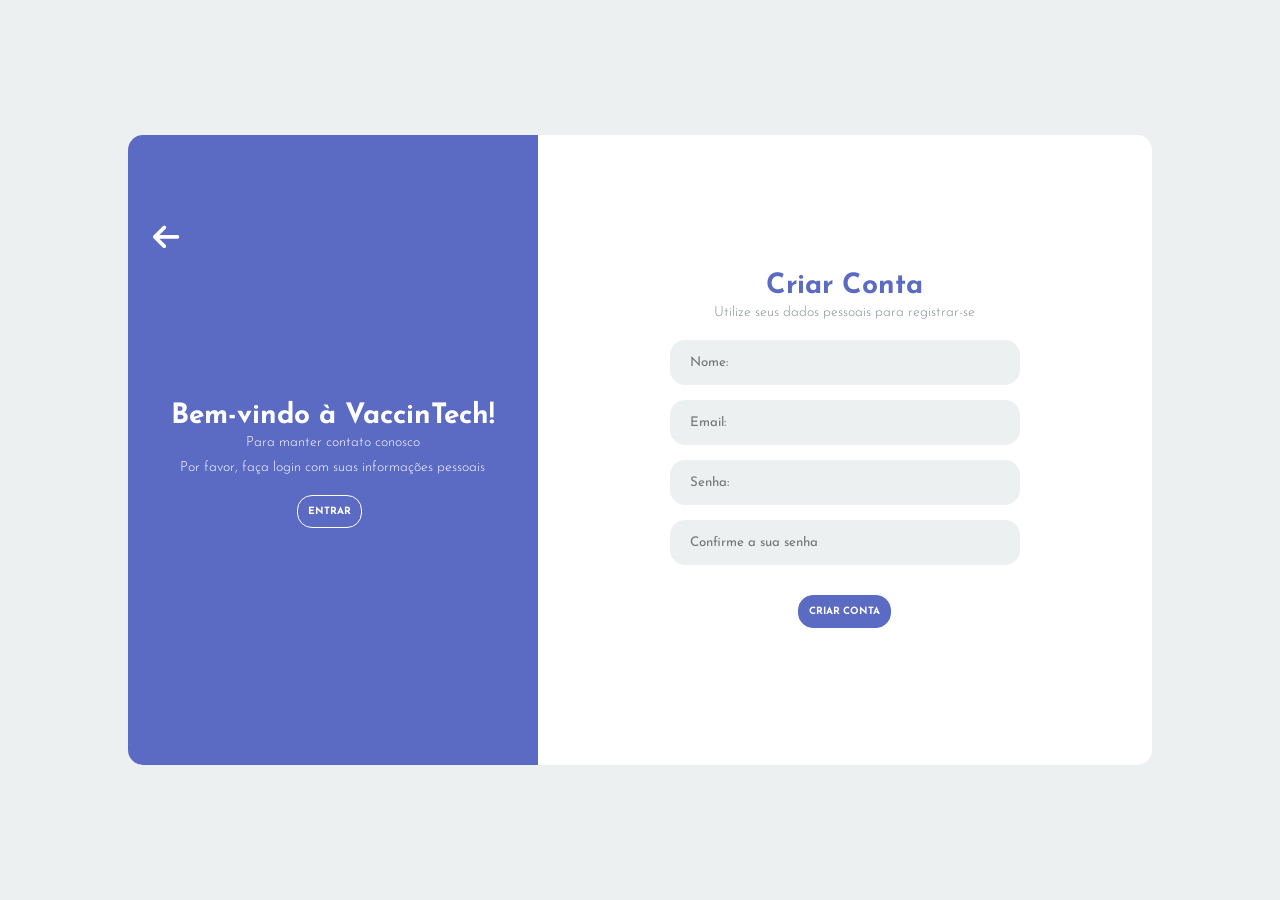
<file: frontend/cadastro.html>
<!DOCTYPE html>
<html lang="pt-br">
<head>
    <meta charset="UTF-8">
    <meta name="viewport" content="width=device-width, initial-scale=1.0">
    <link rel="stylesheet" href="css/styleCL.css">
    <link rel="stylesheet" href="https://cdnjs.cloudflare.com/ajax/libs/font-awesome/6.0.0/css/all.min.css">

    <title>Cadastro VaccinTech</title>
</head>
<body>
    <main class="container">
        <section class="conteudo">
            <section class="primeira_coluna">
                <a href="index.html">
                    <i class="fa-solid fa-arrow-left seta-login-cadastro" style="color: white;"></i>
                </a>
                <h1 class="titulo">Bem-vindo à VaccinTech!</h1>
                <p class="paragrafo paragrafo_coluna1">Para manter contato conosco</p>
                <p class="paragrafo paragrafo_coluna1">Por favor, faça login com suas informações pessoais</p>
                <button class="btn btn_coluna1" ><a href="login.html">ENTRAR</a></button>
            </section>
            <section class="segunda_coluna">
                <h1 class="titulo coluna_2">Criar Conta</h1>
                <p class="paragrafo">Utilize seus dados pessoais para registrar-se</p>
                <form class="formulario">
                <input type="text" id="input_nome" placeholder="Nome:" required>
                <input type="email" id="input_email" oninput="validarEmail()" onfocus="mostrarEmail()" placeholder="Email:" required>
                <input type="text" id="input_senha" oninput="validarSenha()" onfocus="validarSenha()" placeholder="Senha:" required>
                <input type="password" id="input_confirmar" oninput="confirmarSenha()" placeholder="Confirme a sua senha" placeholder="Confirme a sua senha" required>
                </form>
                <div class="paragrafo" id="div_mensagem"></div>
                <button onclick="cadastrar()" class="btn btn_coluna2"><a href="#">CRIAR CONTA</a></button>
            </section>
        </section>
    </main>
</body>
</html>
<script>
    let validacaoEmail = false;
    let validacaoSenha = false;
    let validacaoConfirmacao = false;
    function validarEmail() {
        let email = input_email.value;
        // let termina_com = email;
        let mensagem = "";
        if (email.endsWith(".com") || email.endsWith(".com.br")) {
            validacaoEmail = true;

            mensagem += `<span style='color:green'>✔ E-mail com extensões de domínio</span><br>`;
        } else {
            mensagem += `<span style='color:gray'>❌ E-mail deve conter TLD e ccTLD</span><br>`;
        }

        let temArroba = email.includes("@");

        if (temArroba) {
            mensagem += `<span style='color:green'>✔ Possui @</span><br>`;
        } else {
            mensagem += `<span style='color:gray'>❌ Não possui @</span><br>`;
        }
        div_mensagem.innerHTML = mensagem;
    }
    function mostrarEmail() {
        div_mensagem.innerHTML = "";
    }

    function validarSenha() {
        mostrarSenha();
        let mensagem = "";
        let senha = input_senha.value;


        if (senha.length >= 8) {
            validacaoSenha = true;
            mensagem += `<span style='color:green'>✔ 8 Caracteres </span><br>`;
        } else {
            mensagem += `<span style="color: gray;">❌ Mínimo 8 caracteres</span><br>`;
        }

        if (senha != senha.toLowerCase()) {
            mensagem += `<span style='color:green'>✔ Possui letra maiúscula</span><br>`;
        } else {
            mensagem += `<span style="color: gray;">❌ Não possui letra maiúscula</span><br>`;
        }

        let temEspecial =
            senha.includes("!") ||
            senha.includes("_") ||
            senha.includes("@") ||
            senha.includes("#") ||
            senha.includes("$") ||
            senha.includes("%") ||
            senha.includes("&") ||
            senha.includes("*");
        if (temEspecial) {
            mensagem += `<span style='color:green'>✔ Possui caracter especial</span><br>`;
        } else {
            mensagem += `<span style="color: gray;">❌ Não possui caracter especial</span><br>`;
        }

        let temNumero =
            senha.includes("0") ||
            senha.includes("1") ||
            senha.includes("2") ||
            senha.includes("3") ||
            senha.includes("4") ||
            senha.includes("5") ||
            senha.includes("6") ||
            senha.includes("7") ||
            senha.includes("8") ||
            senha.includes("9");

        if (temNumero) {
            mensagem += `<span style='color:green'>✔ Possui número</span><br>`;
        } else {
            mensagem += `<span style="color: gray;">❌ Não possui número</span><br>`;
        }
        div_mensagem.innerHTML = mensagem;

        function mostrarSenha() {
            div_mensagem.innerHTML = "";
        }
    }

    function confirmarSenha() {
        let senha = input_senha.value;
        let confirmar = input_confirmar.value;
        let senhaconfirmada = confirmar;

        if (senha === senhaconfirmada) {
            validacaoConfirmacao = true;
        } else {
            validacaoConfirmacao = false;
        
        }

    }

    function cadastrar() {
        if (validacaoConfirmacao && validacaoEmail && validacaoSenha) {
            window.location.href = "login.html";
        } else {
             div_mensagem.innerHTML = `<span style="color: gray;">❌ Confirmação de senha incorreta!</span>`
        }
        
    }
</script>
</file>
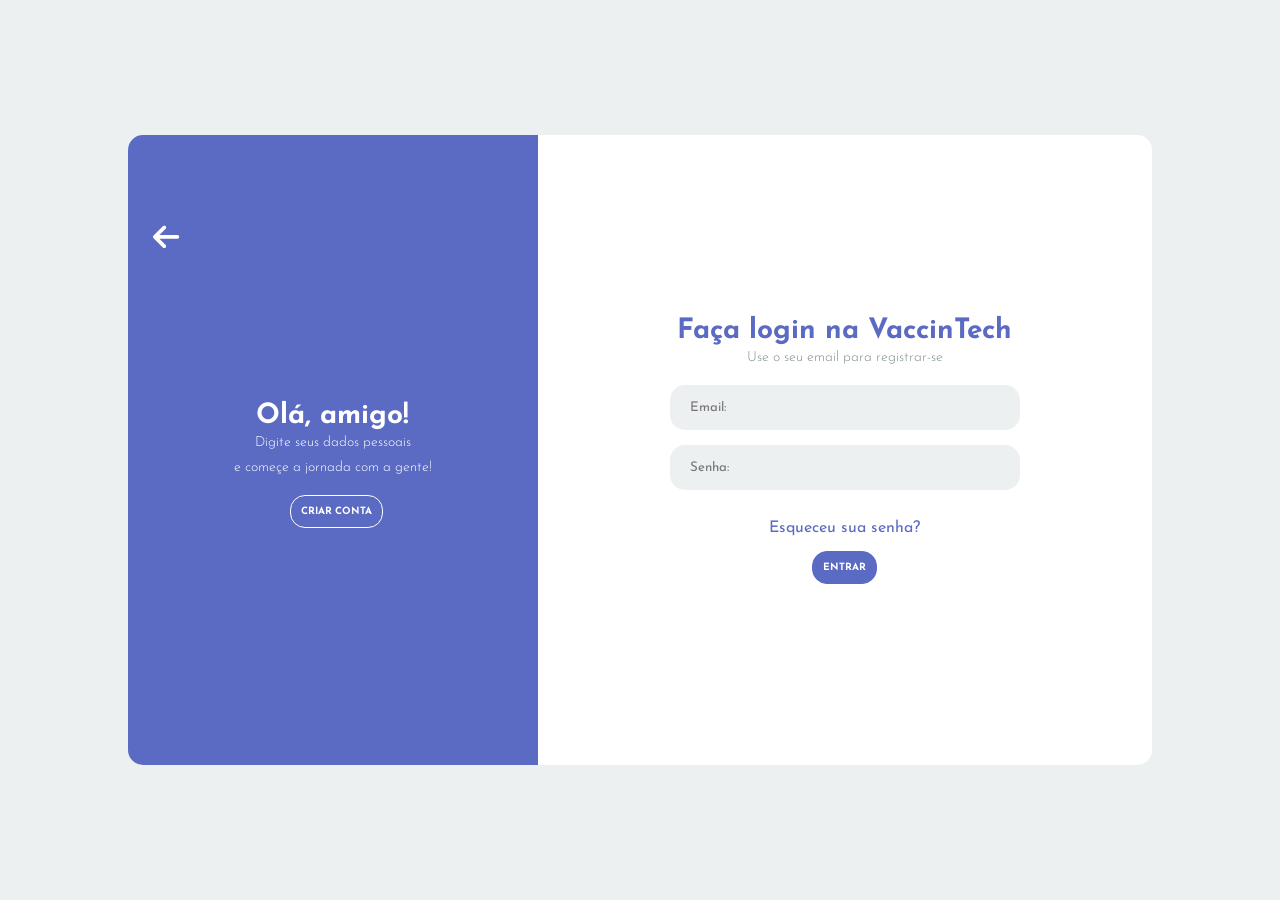
<file: frontend/login.html>
<!DOCTYPE html>
<html lang="pt-br">

<head>
    <meta charset="UTF-8">
    <meta name="viewport" content="width=device-width, initial-scale=1.0">
    <link rel="stylesheet" href="css/styleCL.css">
    <link rel="stylesheet" href="https://cdnjs.cloudflare.com/ajax/libs/font-awesome/6.0.0/css/all.min.css">
    <title>LOGIN VaccinTech</title>
</head>

<body>
    <main class="container">
        <section class="conteudo">
            <section class="primeira_coluna">
                <a href="index.html">
                    <i class="fa-solid fa-arrow-left seta-login-cadastro" style="color: white;"></i>
                </a>
                    <h1 class="titulo">Olá, amigo!</h1>
                    <p class="paragrafo paragrafo_coluna1">Digite seus dados pessoais</p>
                    <p class="paragrafo paragrafo_coluna1">e começe a jornada com a gente!</p>
                    <button class="btn btn_coluna1 btn_login"><a href="cadastro.html">CRIAR CONTA</a></button>
            </section>
            <section class="segunda_coluna">
                <h1 class="titulo coluna_2">Faça login na VaccinTech</h1>
                <p class="paragrafo">Use o seu email para registrar-se</p>
                <form class="formulario">
                    <input type="email" id="input_email" placeholder="Email:" required>
                    <input type="password" id="input_senha" placeholder="Senha:" required>
                </form>
                <div id="mensagem"></div>
                <a href="#" class="ancora">Esqueceu sua senha?</a>
                <button onclick="entrar()" class="btn btn_coluna2"><a href="#">ENTRAR</a></button>
            </section>
        </section>
    </main>
</body>

</html>
<script>
    function entrar() {
        let email = input_email.value;
        let senha = input_senha.value;
        if (email == 'claudio.frizzarini@vaccintech.com' && senha == 'Frizza@123') {
            mensagem.innerHTML = ``
            window.location.href = "dashboard.html"; // C:\Users\anasa\Desktop\AulaP.I-API-Cadastro\Vacin-Tech\frontend\dashboard.html
        } else {
            mensagem.innerHTML = `<span style="color: red;">E-mail ou senha incorretos</span>`
        }
    }
</script>
</file>
<file: frontend/css/styleCL.css>
@import url('https://fonts.googleapis.com/css2?family=Josefin+Sans:ital,wght@0,100..700;1,100..700&family=Montserrat:ital,wght@0,100..900;1,100..900&display=swap');

*{
    margin: 0;
    padding: 0;
    box-sizing: border-box;
    font-family: "Josefin Sans", sans-serif;
}

.container{
    height: 100vh;
    display: flex;
    justify-content: center;
    align-items: center;
    background-color: #ecf0f1;
}

.conteudo{
    display: flex;
    align-items: center;
    justify-content: center;
    background-color: #fff;
    height: 70%;
    width: 80%;
    border-radius: 15px;
   
}

.primeira_coluna{
    background-color: #5b6ac2;
    width: 40%;
    height: 100%;
    align-content: center;
    padding: 25px;
    align-items: center;
    border-top-left-radius: 15px;
    border-bottom-left-radius: 15px;
}

.segunda_coluna{
    width: 60%;
    display: flex;
    flex-direction: column;
    align-items: center;
}

.paragrafo{
    font-size: 14px;
    font-weight: 300;
    line-height: 25px;
    text-align: center;
    color: #7f8c8d  
}

.paragrafo_coluna1{
    color: #fff;
}

.titulo{
    color: #fff;
    font-size: 28px;
    font-weight: bold;
    text-align: center;
}

.btn{
    color: #fff;
    border-radius: 15px;
    text-transform: uppercase;
    cursor: pointer;
    font-weight: bold;
    font-size: 10px;
    margin-top: 15px;
    padding: 10px;
    align-self: center;
    border: none;
}

.btn_coluna1{
    background-color: #5b6ac2;
    border: 1px solid #fff;
    margin-left: 40%;
    transition: background-color 0.6s, color 0.2s; 
    background-color: transparent; 
}

.btn_coluna1:hover a {
    color: #5b6ac2;
}

.btn_coluna1:hover  {
    background-color: #fff;
    color: #5b6ac2;
}

a.btn {
    display: inline-block;
    text-align: center;
}

a{
    text-decoration: none;
    color: #fff;
}


.btn_coluna2{
    background-color: #5b6ac2;
    color: #fff;
    border: 1px solid #5b6ac2; 
    transition: background-color 0.6s, color 0.2s, border-color 0.6s;
    cursor: pointer;
}


.btn_coluna2:hover a {
    color: #5b6ac2;
}

.btn_coluna2:hover  {
    background-color: transparent; 
    background-color: #fff;  
}

.coluna_2{
    color: #5b6ac2;
}

.formulario form{
    display: flex;
    flex-direction: column;
    align-items: center;
}

.formulario input{
    display: flex;
    height: 45px;
    border: none;
    margin: 15px;
    width: 350px;
    padding: 20px;
    background-color: #ecf0f1;
    border-radius: 15px;
    cursor: pointer;
}

.btn_login{
    margin-left: 38%;
}

.ancora{
    margin-top: 15px;
    text-decoration: none;
    text-align: center;
    color:#5b6ac2;
}

.ancora:hover{
    text-decoration: underline;
    opacity: 0.8;

}

.seta-login-cadastro{
    position: relative;
    bottom: 150px;
    font-size: 30px;
}
</file>
